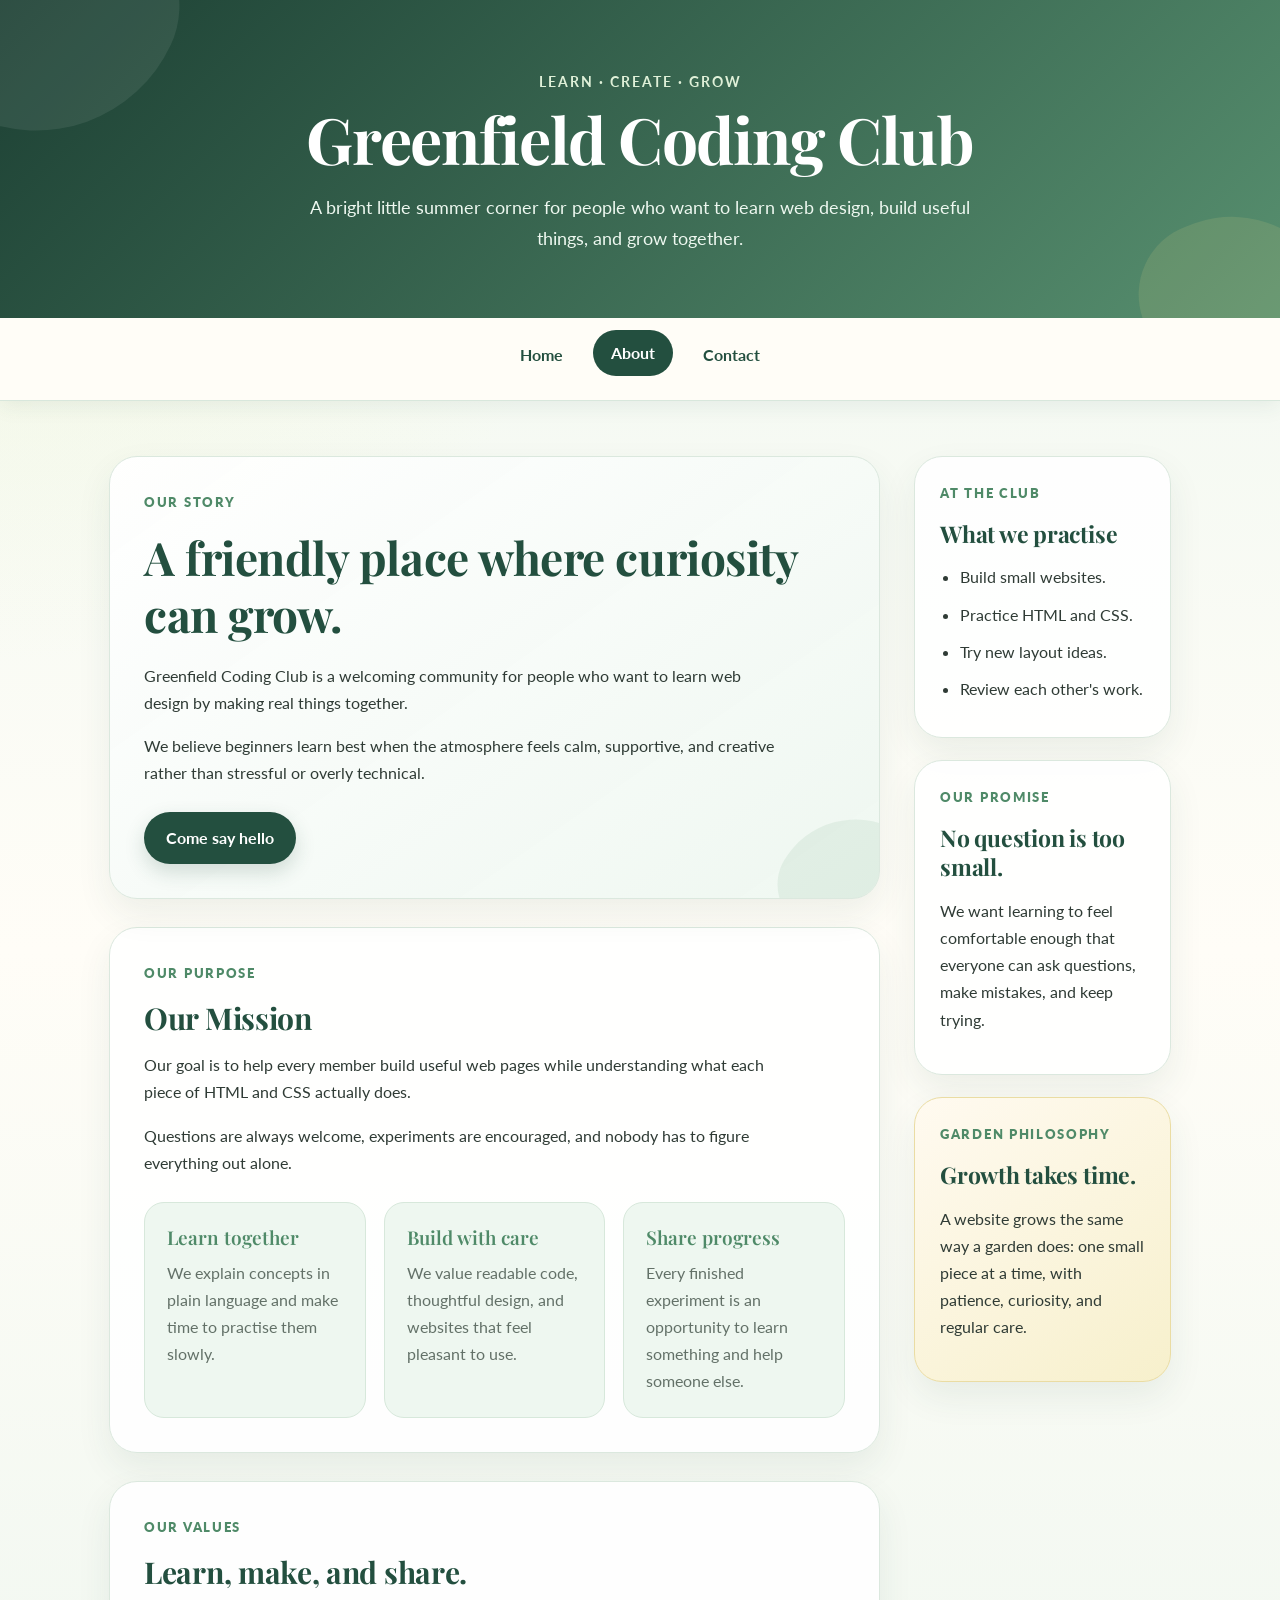
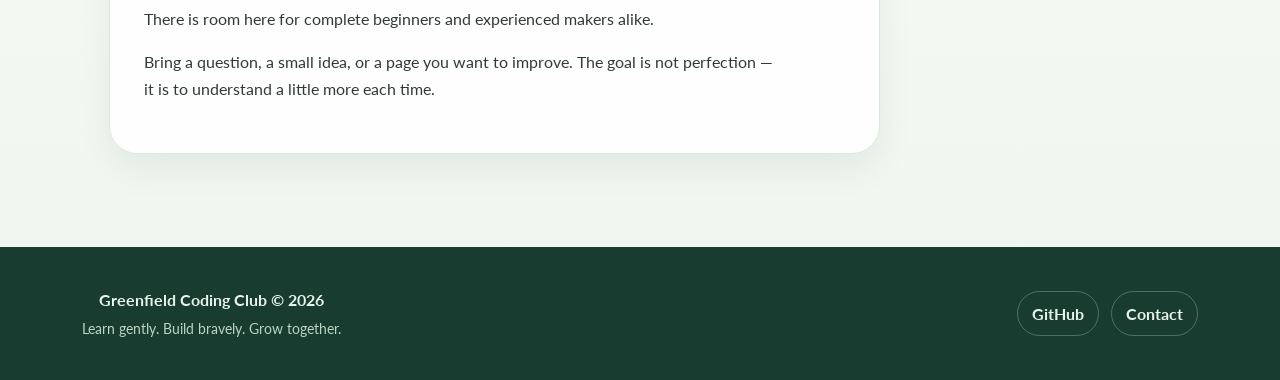
<file: project/about.html>
<!doctype html>
<html lang="en">

<head>
  <meta charset="utf-8">

  <meta
    name="viewport"
    content="width=device-width, initial-scale=1"
  >

  <meta
    name="description"
    content="Learn about Greenfield Coding Club, our mission, activities, and friendly learning community."
  >

  <title>About | Greenfield Coding Club</title>
<link rel="preconnect" href="https://fonts.googleapis.com">

<link rel="preconnect" href="https://fonts.gstatic.com" crossorigin>

<link
  href="https://fonts.googleapis.com/css2?family=Lato:wght@400;700&family=Playfair+Display:wght@600;700&display=swap"
  rel="stylesheet"
>
  <link rel="stylesheet" href="css/style.css">
</head>


<body>

  <!-- =========================
       HEADER
       Same header used across the mini-site
       ========================= -->

  <header class="site-header">

    <div class="container">

      <p class="site-tagline">
        Learn · Create · Grow
      </p>

      <h1 class="site-title">
        Greenfield Coding Club
      </h1>

      <p class="site-subtitle">
        A bright little summer corner for people who want
        to learn web design, build useful things, and grow together.
      </p>

    </div>

  </header>


  <!-- =========================
       SHARED NAVIGATION
       About is the current page
       ========================= -->

  <nav
    class="site-nav"
    aria-label="Main navigation"
  >

    <div class="container">

      <ul class="nav-list">

        <li>
          <a href="index.html">
            Home
          </a>
        </li>

        <li class="active">
          <a
            href="about.html"
            aria-current="page"
          >
            About
          </a>
        </li>

        <li>
          <a href="contact.html">
            Contact
          </a>
        </li>

      </ul>

    </div>

  </nav>


  <!-- =========================
       MAIN CONTENT
       ========================= -->

  <main class="site-main">

    <div class="container page-layout">


      <!-- Main About content -->

      <section class="main-content">

        <section class="hero-card">

          <p class="mini-label">
            Our Story
          </p>

          <h2>
            A friendly place where curiosity can grow.
          </h2>

          <p>
            Greenfield Coding Club is a welcoming community
            for people who want to learn web design by making
            real things together.
          </p>

          <p>
            We believe beginners learn best when the atmosphere
            feels calm, supportive, and creative rather than
            stressful or overly technical.
          </p>

          <a
            class="main-button"
            href="contact.html"
          >
            Come say hello
          </a>

        </section>


        <section class="content-card">

          <p class="mini-label">
            Our Purpose
          </p>

          <h2>
            Our Mission
          </h2>

          <p>
            Our goal is to help every member build useful web pages
            while understanding what each piece of HTML and CSS
            actually does.
          </p>

          <p>
            Questions are always welcome, experiments are encouraged,
            and nobody has to figure everything out alone.
          </p>


          <div class="feature-grid">

            <article class="feature-box">

              <h3>
                Learn together
              </h3>

              <p>
                We explain concepts in plain language
                and make time to practise them slowly.
              </p>

            </article>


            <article class="feature-box">

              <h3>
                Build with care
              </h3>

              <p>
                We value readable code, thoughtful design,
                and websites that feel pleasant to use.
              </p>

            </article>


            <article class="feature-box">

              <h3>
                Share progress
              </h3>

              <p>
                Every finished experiment is an opportunity
                to learn something and help someone else.
              </p>

            </article>

          </div>

        </section>


        <section class="content-card">

          <p class="mini-label">
            Our Values
          </p>

          <h2>
            Learn, make, and share.
          </h2>

          <p>
            There is room here for complete beginners
            and experienced makers alike.
          </p>

          <p>
            Bring a question, a small idea, or a page
            you want to improve. The goal is not perfection —
            it is to understand a little more each time.
          </p>

        </section>

      </section>


      <!-- About sidebar -->

      <aside
        class="sidebar"
        aria-label="About page sidebar"
      >

        <section class="sidebar-card">

          <p class="mini-label">
            At the Club
          </p>

          <h2>
            What we practise
          </h2>

          <ul class="sidebar-list">

            <li>
              Build small websites.
            </li>

            <li>
              Practice HTML and CSS.
            </li>

            <li>
              Try new layout ideas.
            </li>

            <li>
              Review each other's work.
            </li>

          </ul>

        </section>


        <section class="sidebar-card">

          <p class="mini-label">
            Our Promise
          </p>

          <h2>
            No question is too small.
          </h2>

          <p>
            We want learning to feel comfortable enough
            that everyone can ask questions, make mistakes,
            and keep trying.
          </p>

        </section>


        <section class="sidebar-card highlight-card">

          <p class="mini-label">
            Garden Philosophy
          </p>

          <h2>
            Growth takes time.
          </h2>

          <p>
            A website grows the same way a garden does:
            one small piece at a time, with patience,
            curiosity, and regular care.
          </p>

        </section>

      </aside>


    </div>

  </main>


  <!-- =========================
       FOOTER
       Same footer used across the mini-site
       ========================= -->

  <footer class="site-footer">

    <div class="container footer-content">

      <div>

        <p class="footer-title">
          Greenfield Coding Club © 2026
        </p>

        <p>
          Learn gently. Build bravely. Grow together.
        </p>

      </div>


      <div class="footer-links">

        <a
          href="https://github.com/"
          target="_blank"
        >
          GitHub
        </a>

        <a href="contact.html">
          Contact
        </a>

      </div>

    </div>

  </footer>


</body>

</html>
</file>
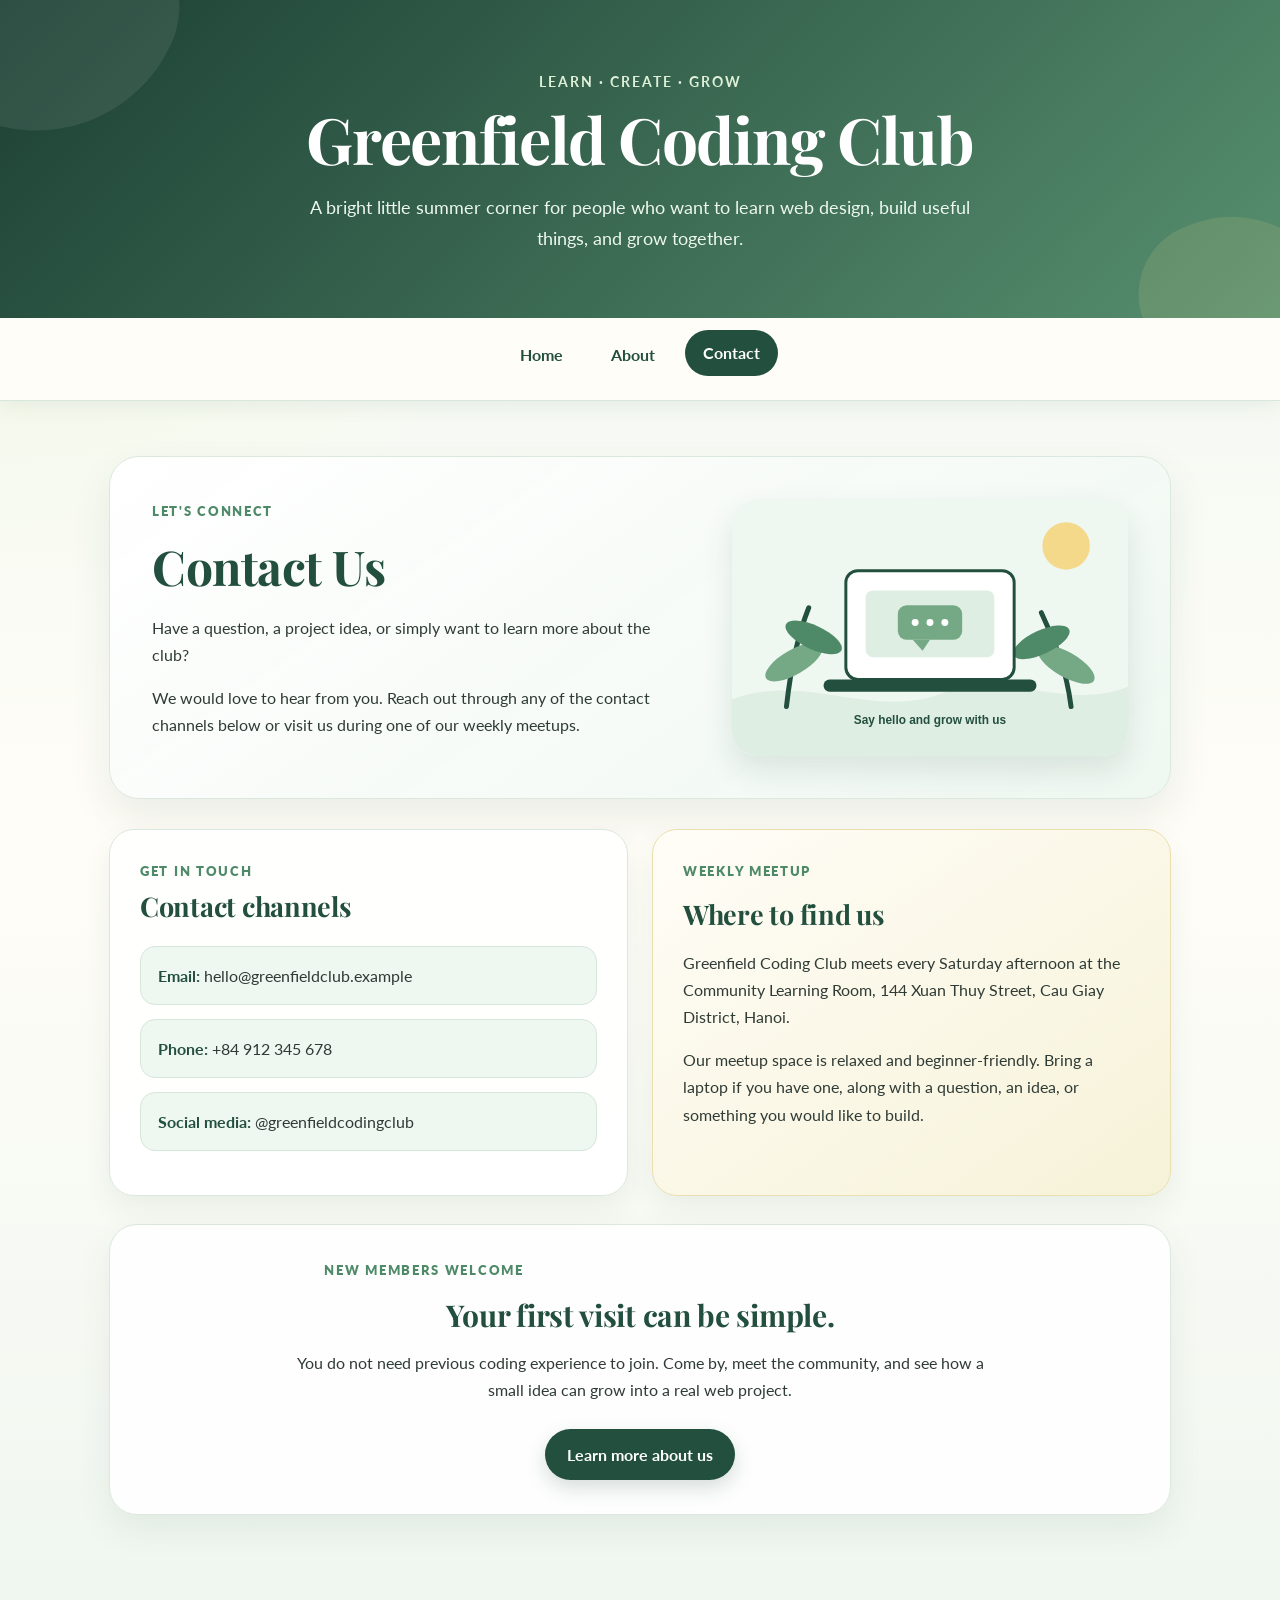
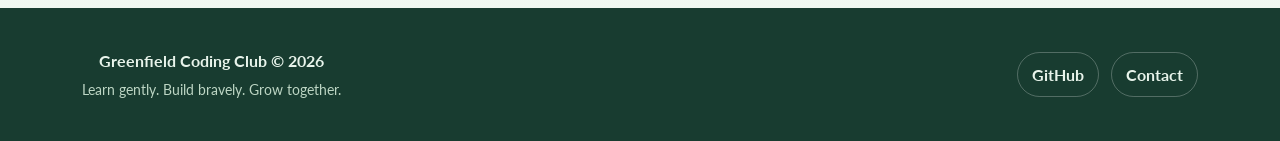
<file: project/contact.html>
<!doctype html>
<html lang="en">

<head>
  <meta charset="utf-8">

  <meta
    name="viewport"
    content="width=device-width, initial-scale=1"
  >

  <meta
    name="description"
    content="Contact Greenfield Coding Club, find our meeting details, and connect with our friendly learning community."
  >

  <title>Contact | Greenfield Coding Club</title>
<link rel="preconnect" href="https://fonts.googleapis.com">

<link rel="preconnect" href="https://fonts.gstatic.com" crossorigin>

<link
  href="https://fonts.googleapis.com/css2?family=Lato:wght@400;700&family=Playfair+Display:wght@600;700&display=swap"
  rel="stylesheet"
>
  <link rel="stylesheet" href="css/style.css">
</head>


<body>

  <!-- =========================
       HEADER
       Same header used across the mini-site
       ========================= -->

  <header class="site-header">

    <div class="container">

      <p class="site-tagline">
        Learn · Create · Grow
      </p>

      <h1 class="site-title">
        Greenfield Coding Club
      </h1>

      <p class="site-subtitle">
        A bright little summer corner for people who want
        to learn web design, build useful things, and grow together.
      </p>

    </div>

  </header>


  <!-- =========================
       SHARED NAVIGATION
       Contact is the current page
       ========================= -->

  <nav
    class="site-nav"
    aria-label="Main navigation"
  >

    <div class="container">

      <ul class="nav-list">

        <li>
          <a href="index.html">
            Home
          </a>
        </li>

        <li>
          <a href="about.html">
            About
          </a>
        </li>

        <li class="active">
          <a
            href="contact.html"
            aria-current="page"
          >
            Contact
          </a>
        </li>

      </ul>

    </div>

  </nav>


  <!-- =========================
       MAIN CONTENT
       ========================= -->

  <main class="site-main">

    <div class="container">


      <!-- Contact introduction -->

      <section class="contact-hero">

        <div class="contact-hero-copy">

          <p class="mini-label">
            Let's Connect
          </p>

          <h2>
            Contact Us
          </h2>

          <p>
            Have a question, a project idea, or simply want
            to learn more about the club?
          </p>

          <p>
            We would love to hear from you. Reach out through
            any of the contact channels below or visit us
            during one of our weekly meetups.
          </p>

        </div>


        <div class="contact-hero-image">

          <img
            src="images/contact-garden.svg"
            alt="Illustration of a friendly coding club meeting in a green garden"
          >

        </div>

      </section>


      <!-- Contact information -->

      <section class="contact-info-grid">

        <article class="contact-info-card">

          <p class="mini-label">
            Get in touch
          </p>

          <h2>
            Contact channels
          </h2>

          <ul class="contact-list">

            <li>
              <strong>Email:</strong>
              hello@greenfieldclub.example
            </li>

            <li>
              <strong>Phone:</strong>
              +84 912 345 678
            </li>

            <li>
              <strong>Social media:</strong>
              @greenfieldcodingclub
            </li>

          </ul>

        </article>


        <article class="contact-info-card meeting-card">

          <p class="mini-label">
            Weekly Meetup
          </p>

          <h2>
            Where to find us
          </h2>

          <p>
            Greenfield Coding Club meets every Saturday afternoon
            at the Community Learning Room, 144 Xuan Thuy Street,
            Cau Giay District, Hanoi.
          </p>

          <p>
            Our meetup space is relaxed and beginner-friendly.
            Bring a laptop if you have one, along with a question,
            an idea, or something you would like to build.
          </p>

        </article>

      </section>


      <!-- Friendly invitation -->

      <section class="content-card contact-invitation">

        <p class="mini-label">
          New Members Welcome
        </p>

        <h2>
          Your first visit can be simple.
        </h2>

        <p>
          You do not need previous coding experience to join.
          Come by, meet the community, and see how a small idea
          can grow into a real web project.
        </p>

        <a
          class="main-button"
          href="about.html"
        >
          Learn more about us
        </a>

      </section>


    </div>

  </main>


  <!-- =========================
       FOOTER
       Same footer used across the mini-site
       ========================= -->

  <footer class="site-footer">

    <div class="container footer-content">

      <div>

        <p class="footer-title">
          Greenfield Coding Club © 2026
        </p>

        <p>
          Learn gently. Build bravely. Grow together.
        </p>

      </div>


      <div class="footer-links">

        <a
          href="https://github.com/"
          target="_blank"
        >
          GitHub
        </a>

        <a href="contact.html">
          Contact
        </a>

      </div>

    </div>

  </footer>


</body>

</html>
</file>
<file: project/css/style.css>
/* =========================
   SESSION 05 - SUMMER GARDEN
   Greenfield Coding Club
   ========================= */


/* ---------- Color system ---------- */

:root {
    --forest: #234f3f;
    --deep-green: #183c30;
    --leaf: #4f8a68;
    --fresh-green: #75a985;
    --sage: #dfeee3;
    --mint: #eef7f0;
    --cream: #fffdf7;
    --sun: #f5d98b;
    --text: #2f3b35;
    --muted: #637168;
    --white: #ffffff;
}


/* ---------- Reset ---------- */

* {
    margin: 0;
    padding: 0;
    box-sizing: border-box;
}
/* Required semantic layout styles for Homework 5 */

header {
    background-color: #234f3f;
    color: white;
    padding: 20px;
    text-align: center;
}

nav ul {
    list-style: none;
}

main {
    max-width: 1180px;
    margin: 0 auto;
    padding-left: 20px;
    padding-right: 20px;
}

/* ---------- Whole page ---------- */

body {
    margin: 0;
    background:
        radial-gradient(circle at top left, #f4f8df 0, transparent 28%),
        linear-gradient(180deg, #eef7f0 0%, #fffdf7 48%, #edf6ef 100%);
    color: var(--text);
    font-family: "Segoe UI", Arial, sans-serif;
    font-size: 16px;
    line-height: 1.7;
}


/* ---------- Reusable page width ---------- */

.container {
    width: 90%;
    max-width: 1180px;
    margin: 0 auto;
}


/* ---------- Header ---------- */

.site-header {
    position: relative;
    overflow: hidden;
    text-align: center;
    color: var(--white);
    background:
        linear-gradient(
            135deg,
            rgba(24, 60, 48, 0.98),
            rgba(79, 138, 104, 0.95)
        );
    padding: 70px 20px 65px;
}


/* Decorative summer circles / leaves */

.site-header::before {
    content: "";
    position: absolute;
    width: 240px;
    height: 240px;
    background-color: rgba(255, 255, 255, 0.08);
    border-radius: 60% 40% 65% 35%;
    top: -100px;
    left: -70px;
    transform: rotate(25deg);
}

.site-header::after {
    content: "";
    position: absolute;
    width: 190px;
    height: 190px;
    background-color: rgba(245, 217, 139, 0.12);
    border-radius: 40% 60% 35% 65%;
    right: -55px;
    bottom: -85px;
    transform: rotate(-20deg);
}

.site-header .container {
    position: relative;
    z-index: 1;
}

.site-tagline {
    margin: 0 0 10px;
    color: #dff0d8;
    font-size: 14px;
    font-weight: 700;
    letter-spacing: 2px;
    text-transform: uppercase;
}

.site-title {
    margin: 0;
    color: var(--white);
    font-size: clamp(38px, 6vw, 64px);
    line-height: 1.1;
}

.site-subtitle {
    max-width: 680px;
    margin: 18px auto 0;
    color: #eef8f0;
    font-size: 18px;
}


/* ---------- Navigation ---------- */

.site-nav {
    background-color: var(--cream);
    border-bottom: 1px solid #d8e7dc;
    box-shadow: 0 5px 20px rgba(35, 79, 63, 0.08);
}

.nav-list {
    list-style: none;

    display: flex;
    justify-content: center;
    align-items: center;

    gap: 12px;

    padding: 14px 0;
    margin: 0;
}

.nav-list a {
    display: block;
    color: var(--forest);
    text-decoration: none;
    font-weight: 700;

    padding: 9px 18px;

    border-radius: 999px;

    transition:
        background-color 0.2s ease,
        color 0.2s ease,
        transform 0.2s ease;
}

.nav-list a:hover,
.nav-list a.active,
.nav-list a[aria-current="page"] {
    background-color: var(--forest);
    color: var(--white);
    transform: translateY(-2px);
}


/* ---------- Main page ---------- */

.site-main {
    padding: 55px 0 65px;
}


/*
   FLEXBOX LAYOUT

   .page-layout is the PARENT.
   main-content and sidebar are its CHILDREN.
*/

.page-layout {
    display: flex;
    align-items: flex-start;

    gap: 34px;
}


/* Main column = wider */

.main-content {
    flex: 3;
}


/* Sidebar = narrower */

.sidebar {
    flex: 1;

    display: flex;
    flex-direction: column;
    gap: 22px;
}


/* ---------- General cards ---------- */

.hero-card,
.content-card,
.sidebar-card {
    background-color: rgba(255, 255, 255, 0.9);

    border: 1px solid #dbe8de;
    border-radius: 28px;

    box-shadow:
        0 15px 35px rgba(35, 79, 63, 0.08);

    padding: 34px;
}


/* ---------- Hero content ---------- */

.hero-card {
    position: relative;
    overflow: hidden;

    margin-bottom: 28px;

    background:
        linear-gradient(
            145deg,
            rgba(255, 255, 255, 0.97),
            rgba(238, 247, 240, 0.95)
        );
}

.hero-card::after {
    content: "";
    position: absolute;

    width: 130px;
    height: 130px;

    right: -35px;
    bottom: -45px;

    background-color: rgba(117, 169, 133, 0.13);

    border-radius: 70% 30% 60% 40%;
    transform: rotate(30deg);
}

.mini-label {
    margin: 0 0 8px;

    color: var(--leaf);

    font-size: 13px;
    font-weight: 800;

    letter-spacing: 1.7px;
    text-transform: uppercase;
}

.hero-card h2,
.content-card h2,
.sidebar-card h2 {
    color: var(--forest);

    line-height: 1.25;
}

.hero-card h2 {
    max-width: 700px;

    margin-bottom: 18px;

    font-size: clamp(30px, 4vw, 46px);
}

.hero-card p,
.content-card p,
.sidebar-card p {
    margin: 0 0 16px;
}


/* ---------- Main button ---------- */

.main-button {
    display: inline-block;

    margin-top: 10px;

    padding: 12px 22px;

    background-color: var(--forest);
    color: var(--white);

    text-decoration: none;
    font-weight: 700;

    border-radius: 999px;

    box-shadow:
        0 8px 20px rgba(35, 79, 63, 0.18);

    transition:
        transform 0.2s ease,
        background-color 0.2s ease;
}

.main-button:hover {
    background-color: var(--leaf);
    transform: translateY(-2px);
}


/* ---------- Content sections ---------- */

.content-card {
    margin-bottom: 28px;
}

.content-card h2 {
    margin-bottom: 14px;
    font-size: 30px;
}


/* ---------- Feature cards ---------- */

.feature-grid {
    display: flex;

    gap: 18px;

    margin-top: 26px;
}

.feature-box {
    flex: 1;

    padding: 22px;

    background-color: var(--mint);

    border: 1px solid #d7e8db;
    border-radius: 20px;
}

.feature-box h3 {
    margin-bottom: 8px;

    color: var(--leaf);

    font-size: 19px;
}

.feature-box p {
    margin: 0;

    color: var(--muted);
}


/* ---------- Sidebar ---------- */

.sidebar-card {
    padding: 25px;
}

.sidebar-card h2 {
    margin-bottom: 15px;

    font-size: 23px;
}

.sidebar-list {
    margin: 0;
    padding-left: 20px;
}

.sidebar-list li {
    margin-bottom: 10px;
}

.sidebar-list a {
    color: var(--forest);
    font-weight: 700;
    text-decoration: none;
}

.sidebar-list a:hover {
    color: var(--leaf);
    text-decoration: underline;
}


/* Special sunny sidebar */

.highlight-card {
    background:
        linear-gradient(
            145deg,
            #fffaf0,
            #f7f0cc
        );

    border-color: #eadca3;
}

/* ---------- Contact form ---------- */

.contact-form {
    margin-top: 24px;
}

.form-group {
    margin-bottom: 20px;
}

.form-group label {
    display: block;
    margin-bottom: 7px;

    color: var(--forest);

    font-weight: 700;
}

.form-group input,
.form-group textarea {
    width: 100%;

    padding: 13px 15px;

    border: 1px solid #cddfd2;
    border-radius: 14px;

    background-color: #fbfefb;

    color: var(--text);

    font: inherit;

    outline: none;
}

.form-group input:focus,
.form-group textarea:focus {
    border-color: var(--leaf);

    box-shadow:
        0 0 0 3px rgba(79, 138, 104, 0.12);
}

.form-group textarea {
    min-height: 150px;

    resize: vertical;
}

.form-button {
    border: none;

    padding: 12px 22px;

    background-color: var(--forest);
    color: var(--white);

    font: inherit;
    font-weight: 700;

    border-radius: 999px;

    cursor: pointer;

    box-shadow:
        0 8px 20px rgba(35, 79, 63, 0.18);
}

.form-button:hover {
    background-color: var(--leaf);
}
/* ---------- Footer ---------- */

.site-footer {
    background-color: var(--deep-green);
    color: #e8f4eb;

    text-align: center;

    padding: 35px 20px;
}

.site-footer p {
    margin: 4px 0;
}

.site-footer p:last-child {
    color: #bdd6c4;
    font-size: 14px;
}

.footer-content {
    display: flex;
    justify-content: space-between;
    align-items: center;
    gap: 25px;
}

.footer-title {
    font-weight: 700;
}

.footer-links {
    display: flex;
    gap: 12px;
}

.footer-links a {
    color: #e8f4eb;
    text-decoration: none;
    font-weight: 700;
    padding: 8px 14px;
    border: 1px solid rgba(255, 255, 255, 0.25);
    border-radius: 999px;
}

.footer-links a:hover {
    background-color: #e8f4eb;
    color: #183c30;
}

/* ---------- Responsive layout ---------- */

@media (max-width: 850px) {

    .page-layout {
        flex-direction: column;
    }

    .main-content,
    .sidebar {
        width: 100%;
    }

    .sidebar {
        flex-direction: row;
        flex-wrap: wrap;
    }

    .sidebar-card {
        flex: 1 1 250px;
    }

    .feature-grid {
        flex-direction: column;
    }
}


@media (max-width: 600px) {

    .site-header {
        padding: 55px 18px;
    }

    .nav-list {
        flex-wrap: wrap;
    }

    .hero-card,
    .content-card,
    .sidebar-card {
        padding: 24px;
        border-radius: 22px;
    }

    .site-main {
        padding-top: 35px;
    }
    .footer-content {
    flex-direction: column;
    text-align: center;
}
}
/* ==================================================
   SESSION 06 - THREE PAGE MINI SITE
   Home page additions
   ================================================== */


/* ---------- Active navigation item ---------- */

.nav-list li.active a {
    background-color: var(--forest);
    color: var(--white);
    transform: translateY(-2px);
}


/* ---------- Home welcome section ---------- */

.home-hero {
    display: flex;
    align-items: center;
    gap: 45px;

    margin-bottom: 32px;
    padding: 42px;

    background:
        linear-gradient(
            145deg,
            rgba(255, 255, 255, 0.96),
            rgba(238, 247, 240, 0.96)
        );

    border: 1px solid #dbe8de;
    border-radius: 30px;

    box-shadow:
        0 18px 40px rgba(35, 79, 63, 0.09);
}


.home-hero-copy {
    flex: 1.2;
}


.home-hero-copy h2 {
    margin-bottom: 18px;

    color: var(--forest);

    font-size: clamp(32px, 4vw, 48px);
    line-height: 1.2;
}


.home-hero-copy p {
    margin-bottom: 16px;
}


.home-hero-image {
    flex: 0.8;

    display: flex;
    justify-content: center;
    align-items: center;
}


.home-hero-image img {
    display: block;

    width: 100%;
    max-width: 430px;
    height: auto;

    border-radius: 26px;

    box-shadow:
        0 14px 30px rgba(35, 79, 63, 0.12);
}


/* ---------- What We Do list ---------- */

.activity-list {
    margin-top: 22px;
    padding: 0;

    list-style: none;
}


.activity-list li {
    position: relative;

    margin-bottom: 13px;
    padding: 15px 18px 15px 48px;

    background-color: var(--mint);

    border: 1px solid #d7e8db;
    border-radius: 16px;
}


.activity-list li::before {
    content: "✓";

    position: absolute;
    left: 18px;
    top: 14px;

    width: 22px;
    height: 22px;

    color: var(--white);
    background-color: var(--leaf);

    font-size: 13px;
    font-weight: 800;
    line-height: 22px;
    text-align: center;

    border-radius: 50%;
}


/* ---------- Summer workshop ---------- */

.summer-feature {
    display: flex;
    align-items: center;

    gap: 38px;

    margin-bottom: 28px;
    padding: 34px;

    background:
        linear-gradient(
            135deg,
            #f8f4d7,
            #edf7ef
        );

    border: 1px solid #e4dfbd;
    border-radius: 28px;

    box-shadow:
        0 15px 35px rgba(35, 79, 63, 0.07);
}


.summer-feature-image,
.summer-feature-copy {
    flex: 1;
}


.summer-feature-image img {
    display: block;

    width: 100%;
    height: auto;

    border-radius: 22px;
}


.summer-feature-copy h2 {
    margin-bottom: 14px;

    color: var(--forest);

    font-size: 30px;
    line-height: 1.25;
}


.summer-feature-copy p {
    margin-bottom: 0;
}


/* ---------- Upcoming events ---------- */

.event-grid {
    display: flex;

    gap: 20px;

    margin-top: 25px;
}


.event-card {
    flex: 1;

    padding: 24px;

    background:
        linear-gradient(
            180deg,
            #ffffff,
            #f4faf5
        );

    border: 1px solid #d7e6da;
    border-radius: 20px;

    transition:
        transform 0.2s ease,
        box-shadow 0.2s ease;
}


.event-card:hover {
    transform: translateY(-4px);

    box-shadow:
        0 12px 26px rgba(35, 79, 63, 0.10);
}


.event-date {
    display: inline-block;

    margin-bottom: 13px;
    padding: 6px 11px;

    color: var(--forest);
    background-color: #f5e7a8;

    font-size: 12px;
    font-weight: 800;
    letter-spacing: 1px;

    border-radius: 999px;
}


.event-card h3 {
    margin-bottom: 9px;

    color: var(--leaf);

    font-size: 20px;
}


.event-card p:last-child {
    margin-bottom: 0;

    color: var(--muted);
}


/* ---------- Session 06 responsive additions ---------- */

@media (max-width: 850px) {

    .home-hero,
    .summer-feature {
        flex-direction: column;
    }

    .home-hero-copy,
    .home-hero-image,
    .summer-feature-image,
    .summer-feature-copy {
        width: 100%;
    }

    .home-hero-image img {
        max-width: 500px;
    }

    .event-grid {
        flex-direction: column;
    }
}


@media (max-width: 600px) {

    .home-hero,
    .summer-feature {
        padding: 24px;

        border-radius: 22px;
    }

    .home-hero {
        gap: 28px;
    }

    .summer-feature {
        gap: 25px;
    }

    .activity-list li {
        padding-right: 14px;
    }
}
/* ==================================================
   SESSION 06 - CONTACT PAGE
   ================================================== */


/* ---------- Contact hero ---------- */

.contact-hero {
    display: flex;
    align-items: center;
    gap: 45px;

    margin-bottom: 30px;
    padding: 42px;

    background:
        linear-gradient(
            145deg,
            rgba(255, 255, 255, 0.97),
            rgba(238, 247, 240, 0.95)
        );

    border: 1px solid #dbe8de;
    border-radius: 30px;

    box-shadow:
        0 18px 40px rgba(35, 79, 63, 0.09);
}


.contact-hero-copy {
    flex: 1.15;
}


.contact-hero-copy h2 {
    margin-bottom: 18px;

    color: var(--forest);

    font-size: clamp(34px, 4vw, 48px);
    line-height: 1.2;
}


.contact-hero-copy p {
    margin-bottom: 16px;
}


.contact-hero-image {
    flex: 0.85;

    display: flex;
    justify-content: center;
    align-items: center;
}


.contact-hero-image img {
    display: block;

    width: 100%;
    max-width: 420px;
    height: auto;

    border-radius: 26px;

    box-shadow:
        0 14px 30px rgba(35, 79, 63, 0.12);
}


/* ---------- Contact information layout ---------- */

.contact-info-grid {
    display: flex;
    gap: 24px;

    margin-bottom: 28px;
}


.contact-info-card {
    flex: 1;

    padding: 30px;

    background-color: rgba(255, 255, 255, 0.92);

    border: 1px solid #dbe8de;
    border-radius: 25px;

    box-shadow:
        0 12px 28px rgba(35, 79, 63, 0.07);
}


.contact-info-card h2 {
    margin-bottom: 17px;

    color: var(--forest);

    font-size: 27px;
}


/* ---------- Contact channels list ---------- */

.contact-list {
    margin: 22px 0 0;
    padding: 0;

    list-style: none;
}


.contact-list li {
    margin-bottom: 14px;
    padding: 15px 17px;

    background-color: var(--mint);

    border: 1px solid #d6e7da;
    border-radius: 15px;

    color: var(--text);
}


.contact-list strong {
    color: var(--forest);
}


/* ---------- Meeting card ---------- */

.meeting-card {
    background:
        linear-gradient(
            145deg,
            #fffdf7,
            #f6f2d8
        );

    border-color: #eadfae;
}


.meeting-card p {
    margin-bottom: 16px;
}


/* ---------- Final invitation ---------- */

.contact-invitation {
    text-align: center;
}


.contact-invitation h2 {
    max-width: 650px;
    margin-left: auto;
    margin-right: auto;
}


.contact-invitation > p:not(.mini-label) {
    max-width: 720px;
    margin-left: auto;
    margin-right: auto;
}


/* ---------- Contact responsive layout ---------- */

@media (max-width: 850px) {

    .contact-hero {
        flex-direction: column;
    }

    .contact-hero-copy,
    .contact-hero-image {
        width: 100%;
    }

    .contact-hero-image img {
        max-width: 500px;
    }

    .contact-info-grid {
        flex-direction: column;
    }
}


@media (max-width: 600px) {

    .contact-hero {
        padding: 24px;
        gap: 28px;

        border-radius: 22px;
    }

    .contact-info-card {
        padding: 24px;

        border-radius: 22px;
    }
}
/* ==================================================
   SESSION 07 - TYPOGRAPHY WITH GOOGLE FONTS
   Heading: Playfair Display
   Body: Lato
   ================================================== */


/* ---------- Body typography ---------- */

body {
    font-family: "Lato", Arial, sans-serif;
    line-height: 1.7;
}


/* ---------- Heading typography ---------- */

h1,
h2,
h3 {
    font-family: "Playfair Display", Georgia, serif;
}


h1 {
    font-size: clamp(2.6rem, 6vw, 4rem);
    font-weight: 700;
    line-height: 1.1;
    letter-spacing: -0.02em;
}


h2 {
    font-size: clamp(1.8rem, 3vw, 2.4rem);
    font-weight: 700;
    line-height: 1.25;
    letter-spacing: -0.01em;
}


h3 {
    font-size: 1.25rem;
    font-weight: 600;
    line-height: 1.35;
}


/* ---------- Paragraph readability ---------- */

p {
    line-height: 1.7;
}


.home-hero-copy p,
.hero-card p,
.content-card > p,
.contact-hero-copy p,
.contact-info-card p {
    max-width: 70ch;
}


/* ---------- List readability ---------- */

li {
    line-height: 1.7;
    margin-bottom: 8px;
}


/* ---------- Link typography ---------- */

a {
    color: #2f6b52;
    font-weight: 700;
    text-decoration-thickness: 1px;
    text-underline-offset: 3px;

    transition:
        color 0.2s ease,
        background-color 0.2s ease;
}


a:hover {
    color: #75a985;
}
</file>
